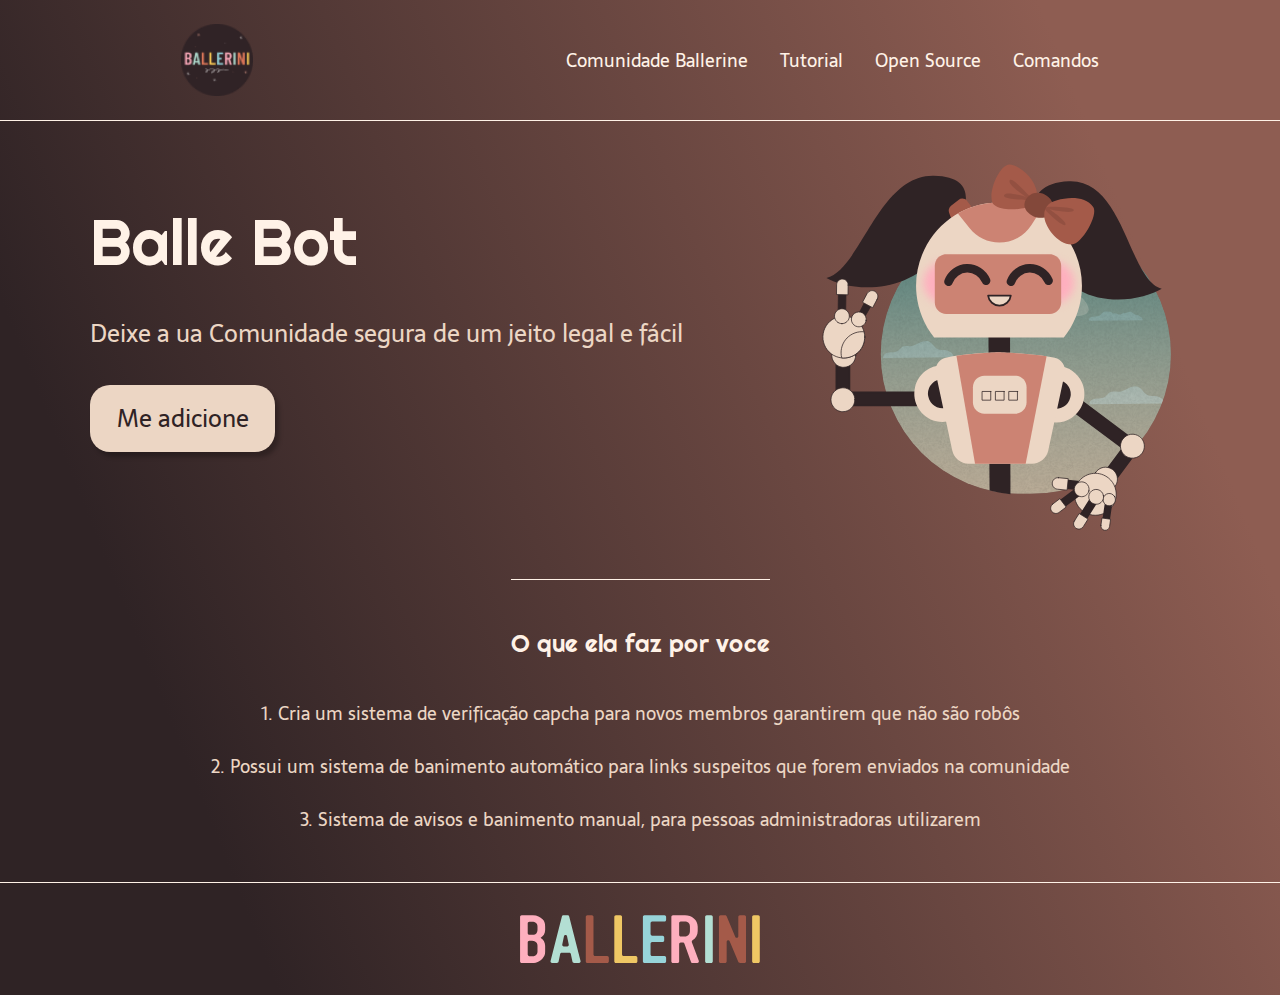
<file: index.html>
<!DOCTYPE html>
<html lang="pt-br">
<head>
    <meta charset="UTF-8">
    <meta http-equiv="X-UA-Compatible" content="IE=edge">
    <meta name="viewport" content="width=device-width, initial-scale=1.0">
    <link rel="stylesheet" href="./style/style.css">
    <title>Balle Bot</title>
</head>
<body>
    <header class="cabecalho">
        <img class="cabecalho-imagem" src="./img/Vector.png" alt="Logo da Comunidade Ballerine">
        <nav class="cabecalho-menu">
        <a class="cabecalho-menu-item" href="#">Comunidade Ballerine</a>
        <a class="cabecalho-menu-item"  href="#">Tutorial</a>
        <a class="cabecalho-menu-item" href="#">Open Source</a>
        <a class="cabecalho-menu-item" href="#">Comandos</a>
    </nav>
    </header>

    <main class="conteudo">
        <section class="conteudo-principal">
             <div class="conteudo-principal-escrito">
                 <h1 class="conteudo-principal-escrito-titulo">Balle Bot</h1>
                 <h2 class="conteudo-principal-escrito-subtitulo">Deixe a ua Comunidade segura de um jeito legal e fácil</h2>
                 <button class="conteudo-principal-escrito-botao">Me adicione</button>
             </div>
             <img class="conteudo-principal-imagem" src="./img/Group 4.svg" alt="Imagem da Balle bot">
        </section>
             
        <section class="conteudo-secundario">
               <h3 class="conteudo-secundario-titulo">O que ela faz por voce</h3>

               <p class="conteudo-secundario-paragrafo">1. <strong>Cria um sistema de verificação capcha</strong> para novos membros garantirem que não são robôs</p>

               <p class="conteudo-secundario-paragrafo">2. Possui um <strong>sistema de banimento automático</strong> para links suspeitos que forem enviados na comunidade</p>

               <p class="conteudo-secundario-paragrafo">3. <strong>Sistema de avisos e banimento manual</strong>, para pessoas administradoras utilizarem</p>
        </section>

    </main>

    <footer class="rodape">
       <img class="rodape-imagem" src="./img/BALLERINI.svg" alt="ballerine">
    </footer>
</body>
</html>
</file>
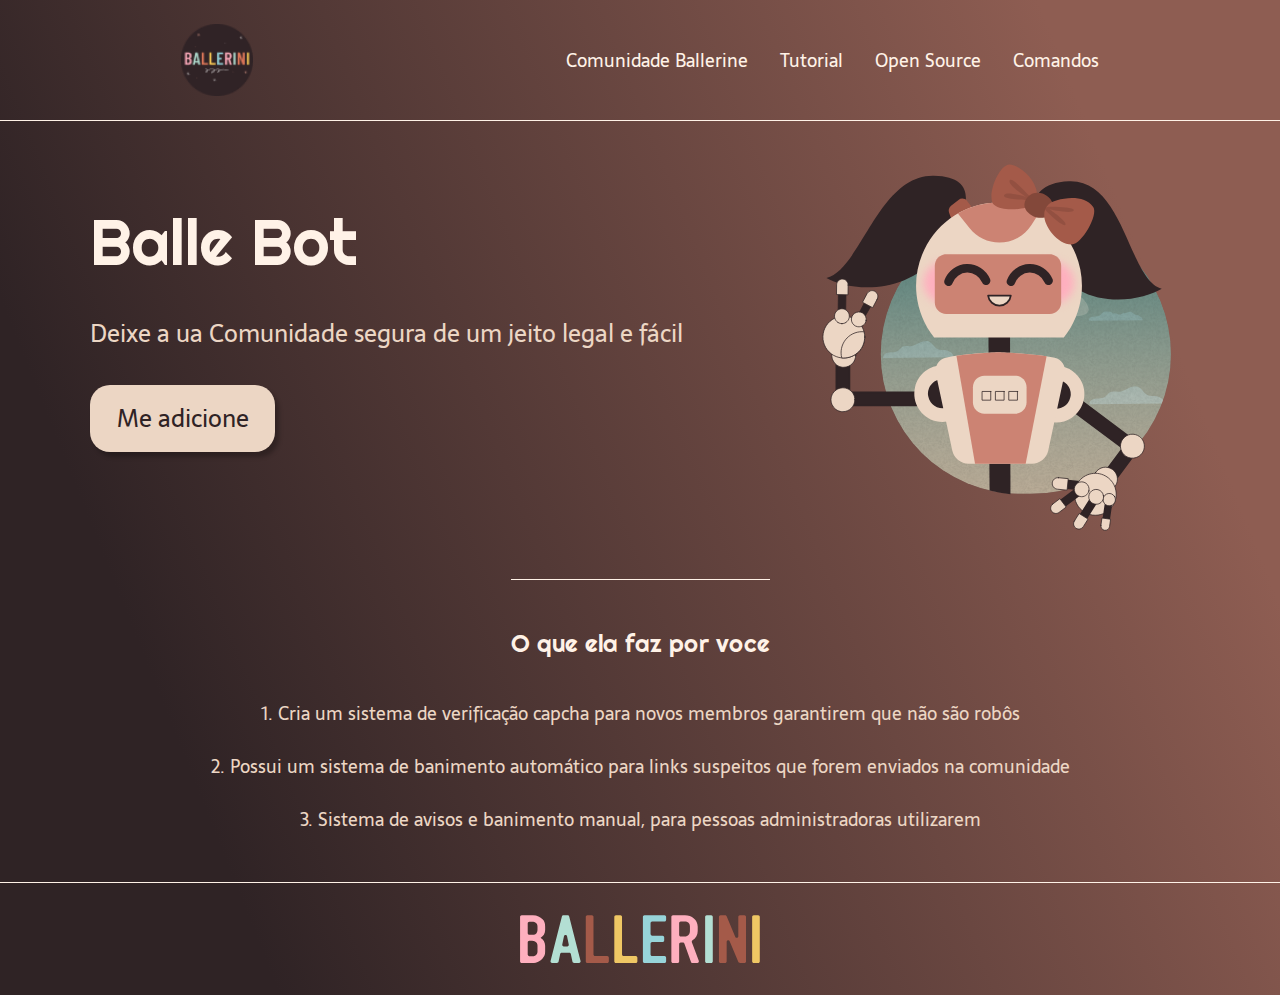
<file: index/index.html>
<!DOCTYPE html>
<html lang="pt-br">
<head>
    <meta charset="UTF-8">
    <meta http-equiv="X-UA-Compatible" content="IE=edge">
    <meta name="viewport" content="width=device-width, initial-scale=1.0">
    <link rel="stylesheet" href="../style/style.css">
    <title>Balle Bot</title>
</head>
<body>
    <header class="cabecalho">
        <img class="cabecalho-imagem" src="../img/Vector.png" alt="Logo da Comunidade Ballerine">
        <nav class="cabecalho-menu">
        <a class="cabecalho-menu-item" href="#">Comunidade Ballerine</a>
        <a class="cabecalho-menu-item"  href="#">Tutorial</a>
        <a class="cabecalho-menu-item" href="#">Open Source</a>
        <a class="cabecalho-menu-item" href="#">Comandos</a>
    </nav>
    </header>

    <main class="conteudo">
        <section class="conteudo-principal">
             <div class="conteudo-principal-escrito">
                 <h1 class="conteudo-principal-escrito-titulo">Balle Bot</h1>
                 <h2 class="conteudo-principal-escrito-subtitulo">Deixe a ua Comunidade segura de um jeito legal e fácil</h2>
                 <button class="conteudo-principal-escrito-botao">Me adicione</button>
             </div>
             <img class="conteudo-principal-imagem" src="../img/Group 4.svg" alt="Imagem da Balle bot">
        </section>
             
        <section class="conteudo-secundario">
               <h3 class="conteudo-secundario-titulo">O que ela faz por voce</h3>

               <p class="conteudo-secundario-paragrafo">1. <strong>Cria um sistema de verificação capcha</strong> para novos membros garantirem que não são robôs</p>

               <p class="conteudo-secundario-paragrafo">2. Possui um <strong>sistema de banimento automático</strong> para links suspeitos que forem enviados na comunidade</p>

               <p class="conteudo-secundario-paragrafo">3. <strong>Sistema de avisos e banimento manual</strong>, para pessoas administradoras utilizarem</p>
        </section>

    </main>

    <footer class="rodape">
       <img class="rodape-imagem" src="../img/BALLERINI.svg" alt="ballerine">
    </footer>
</body>
</html>
</file>
<file: style/style.css>
@import url('https://fonts.googleapis.com/css2?family=Righteous&family=Sarala:wght@400;700&display=swap');

* {
    margin: 0;
    padding: 0;
    box-sizing: border-box;
    text-decoration: none;
}

body {
    font-size: 100%;
    background: linear-gradient(68.15deg, #2F2325 16.62%, #8E5D52 85.61%);
}

.cabecalho {
    display: flex;
    flex-direction: row;
    align-items: center;
    justify-content: space-around;
    padding:24px;
}

.cabecalho-imagem {
    height: 72px;
}

.cabecalho-menu {
    display:flex;
    gap: 32px;
}

.cabecalho-menu-item {
    font-family: 'Sarala', sans-serif;
    color:#fff2e7;
    font-weight: 400;
    font-size: 18px;
}

.conteudo {
    border-top: 0.4px solid #FFF2E7;
    margin-bottom: 48px;
    padding: 0 25px;
}

.conteudo-principal {
    display: flex;
    flex-direction: row;
    align-items: center;
    justify-content: space-around;
}

.conteudo-principal-escrito {
    display: flex;
    flex-direction: column;
    gap: 32px;
}
.conteudo-principal-escrito-titulo {
    font-family: 'Righteous', cursive;
    font-weight: 400;
    font-size: 64px;
    color: #FFF2E7;
}

.conteudo-principal-escrito-subtitulo {
    font-family: 'Sarala', sans-serif;
    font-weight: 400;
    font-size: 24px;
    color: #ECD6C4;

}

.conteudo-principal-escrito-botao {
    background-color: #ECD6C4;
    width: 185px;
    height: 67px;
    border-radius: 20px;
    border: none;
    box-shadow: 4px 5px 4px rgba(0, 0, 0, 0.25);
    font-family: 'Sarala', sans-serif;
    font-weight: 400;
    font-size: 24px;
    color: #2f2325;
    cursor: pointer;
}

.conteudo-principal-escrito-botao:hover {
    background-color: rgba( 236, 214, 196, 0.53);
}
.conteudo-principal-imagem {
    height: 410px;
}

.conteudo-secundario {
    display: flex;
    flex-direction: column;
    align-items: center;
    gap: 24px;
    margin-top: 48px;
    
}

.conteudo-secundario-titulo {
    border-top: 0.4px solid #FFF2E7;
    padding-top: 48px;
    font-family: 'Righteous', cursive;
    font-weight: 400;
    font-size: 24px;
    color: #FFF2E7;
    margin-bottom: 16px;
}

.conteudo-secundario-paragrafo {
    font-family: 'Sarala', sans-serif;
    font-size: 18px;
    font-weight: 300;
    color: #ECD6C4;

}

.rodape {
    padding: 32px;
    border-top: 0.4px solid #FFF2E7;

}

.rodape-imagem {
    height: 48px;
    display:block;
    margin: 0 auto;
}


@media (max-width:768px) {


    .cabecalho .cabecalho-menu {
        display:none;
    }

    .conteudo {
        padding: 10px 30px;
    }

    .conteudo .conteudo-principal {
        margin-top: 40px;
    }

    .conteudo .conteudo-secundario  .conteudo-secundario-titulo{
        margin-top: 40px;
    }

    .conteudo .conteudo-principal-escrito .conteudo-principal-escrito-titulo {
        font-size: 44px;
    }

    .conteudo .conteudo-principal-escrito .conteudo-principal-escrito-subtitulo {
       font-size: 21px;
    }

    .conteudo .conteudo-principal-escrito .conteudo-principal-escrito-botao {
        width: 160px;
        height: 55px;
        display: inline-block;
        font-size: 20px;
        
    }

    .conteudo-secundario {
        max-width: 80%;
        text-align: center;
        margin-left: auto;
        margin-right: auto;
        gap: 40px;
    }

    .conteudo .conteudo-principal .conteudo-principal-imagem {
        height: 360px;
    }


    .conteudo .conteudo-secundario .conteudo-secundario-titulo {
        font-size: 22px;
    }

    .conteudo .conteudo-secundario .conteudo-secundario-paragrafo {
        font-size: 16px;
        
    }


    .rodape .rodape-imagem {
        height: 38px;
    }


}



@media (max-width:590px) {

   .conteudo .conteudo-principal {
    display: flex;
    flex-direction: column;
    align-items: center;
   }

   .conteudo .conteudo-principal .conteudo-principal-escrito {
    display: flex;
    flex-direction: column;
    gap: 40px;
    align-items: center;
   }

   .conteudo .conteudo-principal .conteudo-principal-escrito-titulo {
    margin-top: 30px;
   }

   .conteudo .conteudo-principal .conteudo-principal-imagem {
    height: 310px;
    margin-top: 25px;
}

}
</file>
